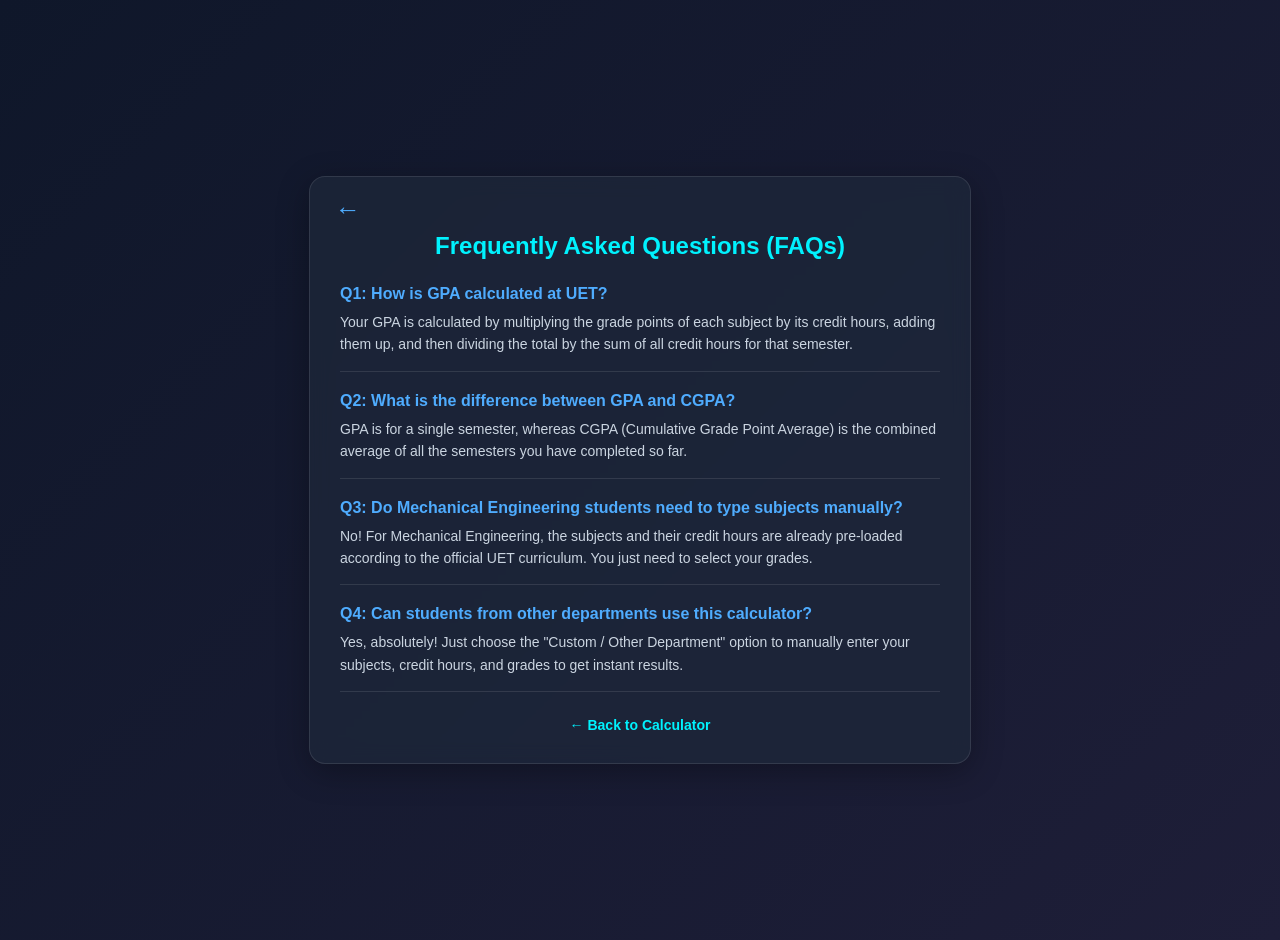
<file: faqs.html>
<!DOCTYPE html>
<html lang="en">
<head>
    <meta charset="UTF-8">
    <meta name="viewport" content="width=device-width, initial-scale=1.0">
    <title>FAQs - UET CGPA Calculator</title>
    <style>
        body {
            font-family: 'Poppins', sans-serif;
            background: linear-gradient(135deg, #0f172a, #1e1e38);
            color: #ffffff;
            margin: 0;
            padding: 20px;
            display: flex;
            justify-content: center;
            align-items: center;
            min-height: 100vh;
        }
        .container {
            max-width: 600px;
            width: 100%;
            background: rgba(30, 41, 59, 0.7);
            padding: 40px 30px 30px 30px;
            border-radius: 16px;
            box-shadow: 0 8px 32px rgba(0, 0, 0, 0.3);
            border: 1px solid rgba(255, 255, 255, 0.1);
            backdrop-filter: blur(10px);
            position: relative; /* Arrow position align karne ke liye uri hai */
        }
        
        /* Top Back Arrow Styling */
        .top-back-arrow {
            position: absolute;
            top: 20px;
            left: 25px;
            color: #4facfe;
            text-decoration: none;
            font-size: 1.6rem;
            font-weight: 700;
            transition: all 0.3s ease;
            display: inline-block;
            line-height: 1;
        }
        .top-back-arrow:hover {
            color: #00f2fe;
            transform: translateX(-4px);
            text-shadow: 0 0 10px rgba(0, 242, 254, 0.6);
        }

        h1 {
            text-align: center;
            font-size: 24px;
            margin-bottom: 25px;
            margin-top: 15px;
            color: #00f2fe;
        }
        .faq-item {
            margin-bottom: 20px;
            border-bottom: 1px solid rgba(255, 255, 255, 0.1);
            padding-bottom: 15px;
        }
        .faq-item:last-child {
            border-bottom: none;
        }
        .question {
            font-size: 16px;
            font-weight: 600;
            color: #4facfe;
            margin-bottom: 8px;
        }
        .answer {
            font-size: 14px;
            color: #cbd5e1;
            line-height: 1.6;
        }
        .back-btn {
            display: block;
            text-align: center;
            margin-top: 25px;
            color: #00f2fe;
            text-decoration: none;
            font-size: 14px;
            font-weight: bold;
            transition: 0.3s;
        }
        .back-btn:hover {
            text-shadow: 0 0 8px #00f2fe;
        }
    </style>
</head>
<body>
    <div class="container">
        <a href="index.html" class="top-back-arrow">←</a>

        <h1>Frequently Asked Questions (FAQs)</h1>
        
        <div class="faq-item">
            <div class="question">Q1: How is GPA calculated at UET?</div>
            <div class="answer">Your GPA is calculated by multiplying the grade points of each subject by its credit hours, adding them up, and then dividing the total by the sum of all credit hours for that semester.</div>
        </div>

        <div class="faq-item">
            <div class="question">Q2: What is the difference between GPA and CGPA?</div>
            <div class="answer">GPA is for a single semester, whereas CGPA (Cumulative Grade Point Average) is the combined average of all the semesters you have completed so far.</div>
        </div>

        <div class="faq-item">
            <div class="question">Q3: Do Mechanical Engineering students need to type subjects manually?</div>
            <div class="answer">No! For Mechanical Engineering, the subjects and their credit hours are already pre-loaded according to the official UET curriculum. You just need to select your grades.</div>
        </div>

        <div class="faq-item">
            <div class="question">Q4: Can students from other departments use this calculator?</div>
            <div class="answer">Yes, absolutely! Just choose the "Custom / Other Department" option to manually enter your subjects, credit hours, and grades to get instant results.</div>
        </div>

        <a href="index.html" class="back-btn">← Back to Calculator</a>
    </div>
</body>
</html>
</file>
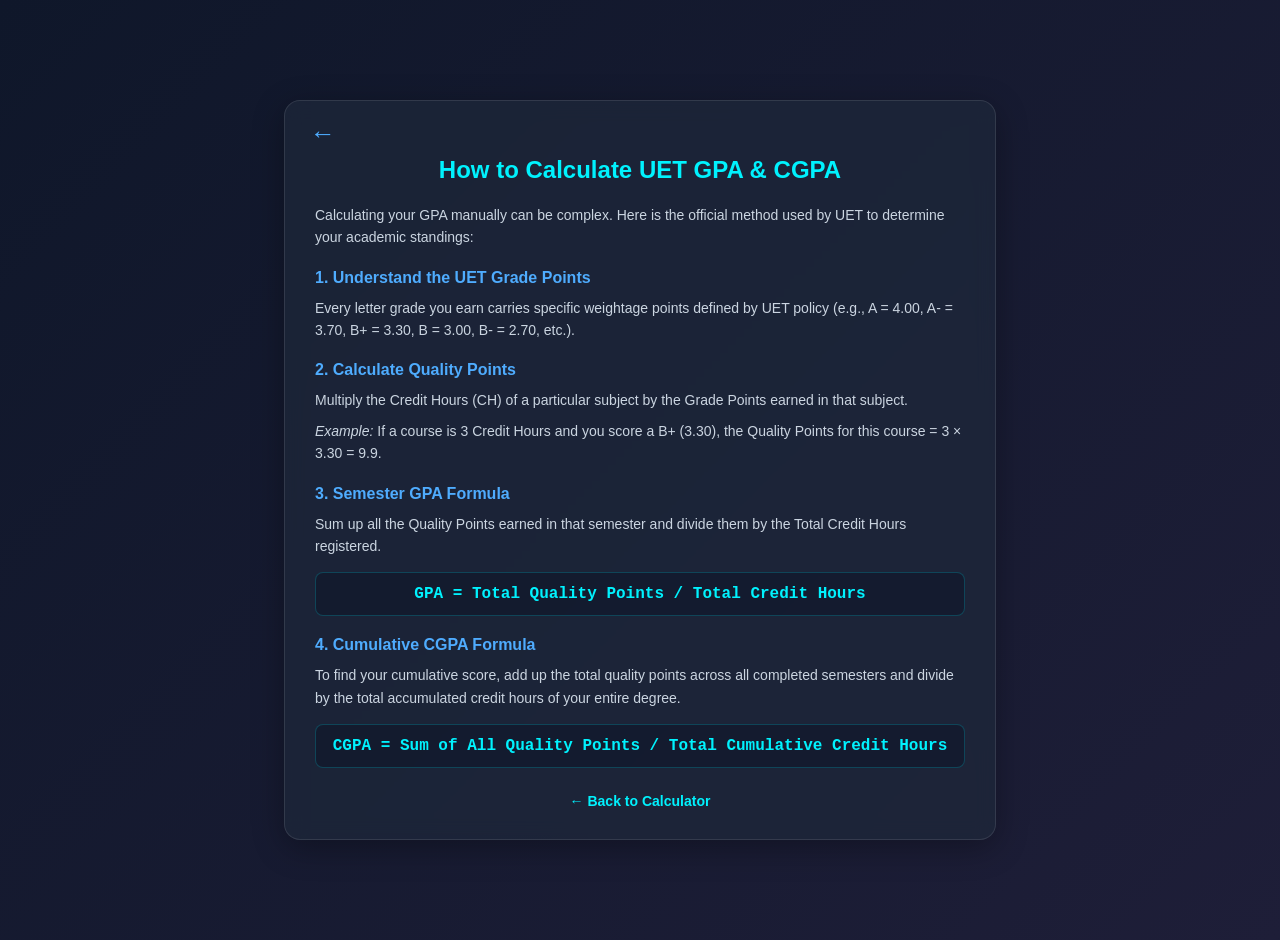
<file: guide.html>
<!DOCTYPE html>
<html lang="en">
<head>
    <meta charset="UTF-8">
    <meta name="viewport" content="width=device-width, initial-scale=1.0">
    <title>Calculation Guide - UET CGPA Calculator</title>
    <style>
        body {
            font-family: 'Poppins', sans-serif;
            background: linear-gradient(135deg, #0f172a, #1e1e38);
            color: #ffffff;
            margin: 0;
            padding: 20px;
            display: flex;
            justify-content: center;
            align-items: center;
            min-height: 100vh;
        }
        .container {
            max-width: 650px;
            width: 100%;
            background: rgba(30, 41, 59, 0.7);
            padding: 40px 30px 30px 30px;
            border-radius: 16px;
            box-shadow: 0 8px 32px rgba(0, 0, 0, 0.3);
            border: 1px solid rgba(255, 255, 255, 0.1);
            backdrop-filter: blur(10px);
            position: relative; /* Arrow position align karne ke liye uri hai */
        }
        
        /* Top Back Arrow Styling */
        .top-back-arrow {
            position: absolute;
            top: 20px;
            left: 25px;
            color: #4facfe;
            text-decoration: none;
            font-size: 1.6rem;
            font-weight: 700;
            transition: all 0.3s ease;
            display: inline-block;
            line-height: 1;
        }
        .top-back-arrow:hover {
            color: #00f2fe;
            transform: translateX(-4px);
            text-shadow: 0 0 10px rgba(0, 242, 254, 0.6);
        }

        h1 {
            text-align: center;
            font-size: 24px;
            margin-bottom: 20px;
            margin-top: 15px;
            color: #00f2fe;
        }
        h2 {
            font-size: 16px;
            color: #4facfe;
            margin-top: 20px;
            margin-bottom: 10px;
        }
        p {
            font-size: 14px;
            color: #cbd5e1;
            line-height: 1.6;
            margin: 8px 0;
        }
        .formula {
            background: rgba(15, 23, 42, 0.6);
            padding: 12px;
            border-radius: 8px;
            text-align: center;
            font-family: 'Courier New', monospace;
            color: #00f2fe;
            font-weight: bold;
            margin: 15px 0;
            border: 1px solid rgba(0, 242, 254, 0.2);
        }
        .back-btn {
            display: block;
            text-align: center;
            margin-top: 25px;
            color: #00f2fe;
            text-decoration: none;
            font-size: 14px;
            font-weight: bold;
            transition: 0.3s;
        }
        .back-btn:hover {
            text-shadow: 0 0 8px #00f2fe;
        }
    </style>
</head>
<body>
    <div class="container">
        <a href="index.html" class="top-back-arrow">←</a>

        <h1>How to Calculate UET GPA & CGPA</h1>
        
        <p>Calculating your GPA manually can be complex. Here is the official method used by UET to determine your academic standings:</p>
        
        <h2>1. Understand the UET Grade Points</h2>
        <p>Every letter grade you earn carries specific weightage points defined by UET policy (e.g., A = 4.00, A- = 3.70, B+ = 3.30, B = 3.00, B- = 2.70, etc.).</p>
        
        <h2>2. Calculate Quality Points</h2>
        <p>Multiply the Credit Hours (CH) of a particular subject by the Grade Points earned in that subject.</p>
        <p><em>Example:</em> If a course is 3 Credit Hours and you score a B+ (3.30), the Quality Points for this course = 3 × 3.30 = 9.9.</p>
        
        <h2>3. Semester GPA Formula</h2>
        <p>Sum up all the Quality Points earned in that semester and divide them by the Total Credit Hours registered.</p>
        <div class="formula">GPA = Total Quality Points / Total Credit Hours</div>
        
        <h2>4. Cumulative CGPA Formula</h2>
        <p>To find your cumulative score, add up the total quality points across all completed semesters and divide by the total accumulated credit hours of your entire degree.</p>
        <div class="formula">CGPA = Sum of All Quality Points / Total Cumulative Credit Hours</div>

        <a href="index.html" class="back-btn">← Back to Calculator</a>
    </div>
</body>
</html>
</file>
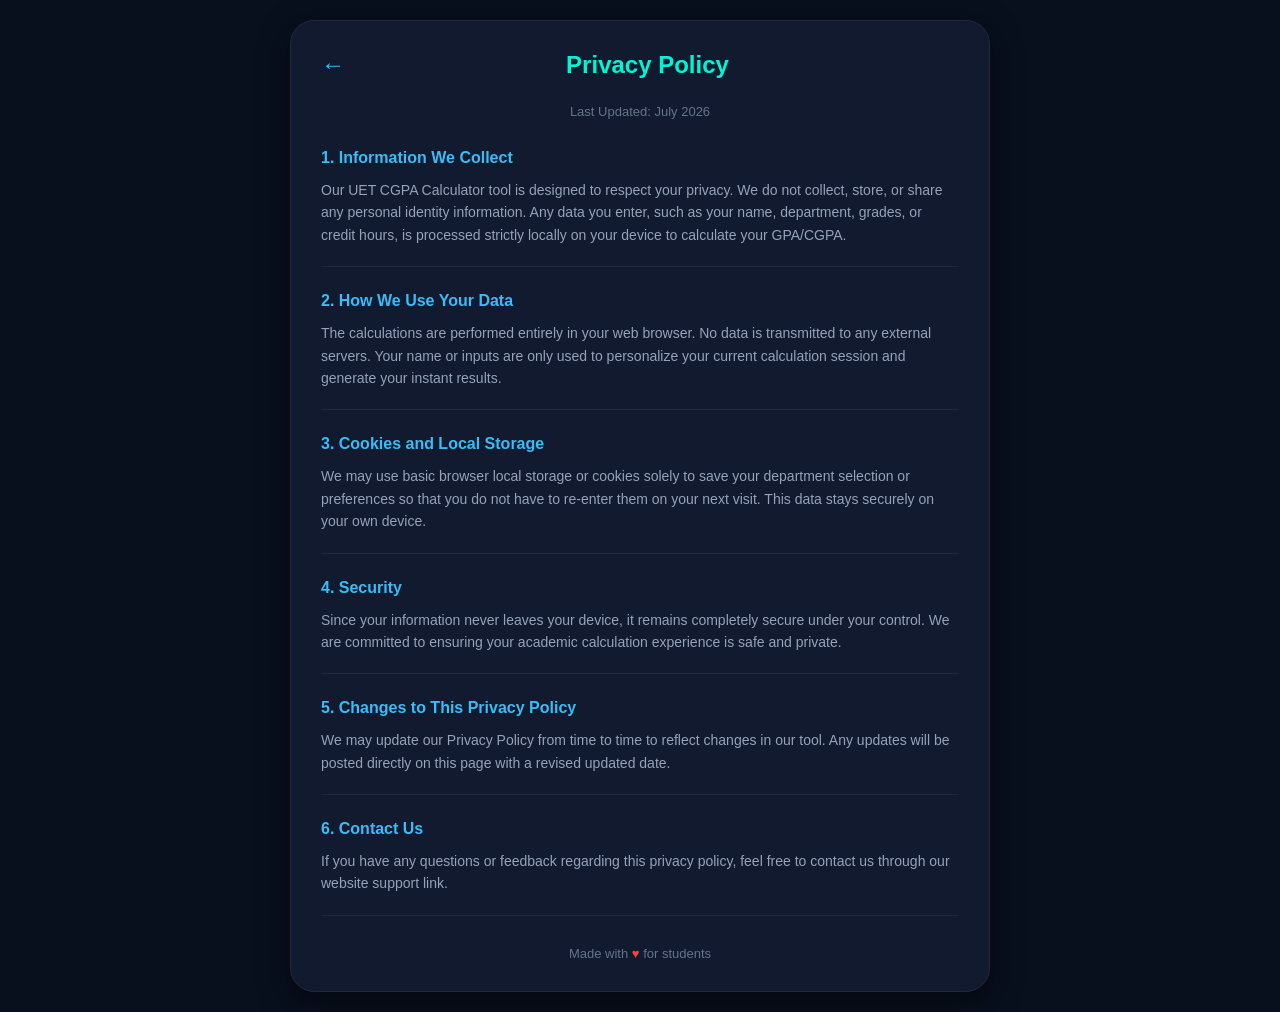
<file: privacy.html>
<!DOCTYPE html>
<html lang="en">
<head>
    <meta charset="UTF-8">
    <meta name="viewport" content="width=device-width, initial-scale=1.0">
    <title>Privacy Policy - UET CGPA Calculator</title>
    <style>
        * {
            box-sizing: border-box;
            margin: 0;
            padding: 0;
            font-family: 'Segoe UI', Tahoma, Geneva, Verdana, sans-serif;
        }

        body {
            background-color: #080f1d;
            color: #cbd5e1;
            display: flex;
            justify-content: center;
            align-items: center;
            min-height: 100vh;
            padding: 20px;
        }

        .container {
            background-color: #111a2e;
            max-width: 700px;
            width: 100%;
            border-radius: 24px;
            padding: 30px;
            box-shadow: 0 10px 30px rgba(0, 0, 0, 0.5);
            border: 1px solid #1e293b;
        }

        .header-section {
            display: flex;
            align-items: center;
            margin-bottom: 25px;
            position: relative;
        }

        .back-btn {
            color: #38bdf8;
            text-decoration: none;
            font-size: 24px;
            margin-right: 15px;
            cursor: pointer;
            display: inline-flex;
            align-items: center;
        }

        .back-btn:hover {
            color: #00f5d4;
        }

        h1 {
            color: #00f5d4;
            font-size: 24px;
            font-weight: 600;
            text-align: center;
            width: 100%;
            margin-left: -24px;
        }

        .last-updated {
            font-size: 13px;
            color: #64748b;
            text-align: center;
            margin-bottom: 30px;
        }

        .policy-section {
            margin-bottom: 25px;
            border-bottom: 1px solid #1e293b;
            padding-bottom: 20px;
        }

        .policy-section:last-child {
            border-bottom: none;
            padding-bottom: 0;
            margin-bottom: 0;
        }

        h2 {
            color: #38bdf8;
            font-size: 16px;
            font-weight: 600;
            margin-bottom: 12px;
        }

        p {
            font-size: 14px;
            line-height: 1.6;
            color: #94a3b8;
            margin-bottom: 10px;
        }

        p:last-child {
            margin-bottom: 0;
        }

        .footer {
            text-align: center;
            margin-top: 30px;
            font-size: 13px;
            color: #64748b;
        }

        .footer span {
            color: #ef4444;
        }
    </style>
</head>
<body>

    <div class="container">
        <div class="header-section">
            <!-- Fixed Back Button -->
            <a href="javascript:history.back()" class="back-btn">&#8592;</a>
            <h1>Privacy Policy</h1>
        </div>
        
        <div class="last-updated">Last Updated: July 2026</div>

        <div class="policy-section">
            <h2>1. Information We Collect</h2>
            <p>Our UET CGPA Calculator tool is designed to respect your privacy. We do not collect, store, or share any personal identity information. Any data you enter, such as your name, department, grades, or credit hours, is processed strictly locally on your device to calculate your GPA/CGPA.</p>
        </div>

        <div class="policy-section">
            <h2>2. How We Use Your Data</h2>
            <p>The calculations are performed entirely in your web browser. No data is transmitted to any external servers. Your name or inputs are only used to personalize your current calculation session and generate your instant results.</p>
        </div>

        <div class="policy-section">
            <h2>3. Cookies and Local Storage</h2>
            <p>We may use basic browser local storage or cookies solely to save your department selection or preferences so that you do not have to re-enter them on your next visit. This data stays securely on your own device.</p>
        </div>

        <div class="policy-section">
            <h2>4. Security</h2>
            <p>Since your information never leaves your device, it remains completely secure under your control. We are committed to ensuring your academic calculation experience is safe and private.</p>
        </div>

        <div class="policy-section">
            <h2>5. Changes to This Privacy Policy</h2>
            <p>We may update our Privacy Policy from time to time to reflect changes in our tool. Any updates will be posted directly on this page with a revised updated date.</p>
        </div>

        <div class="policy-section">
            <h2>6. Contact Us</h2>
            <p>If you have any questions or feedback regarding this privacy policy, feel free to contact us through our website support link.</p>
        </div>

        <div class="footer">
            Made with <span>♥</span> for students
        </div>
    </div>

</body>
</html>
</file>
